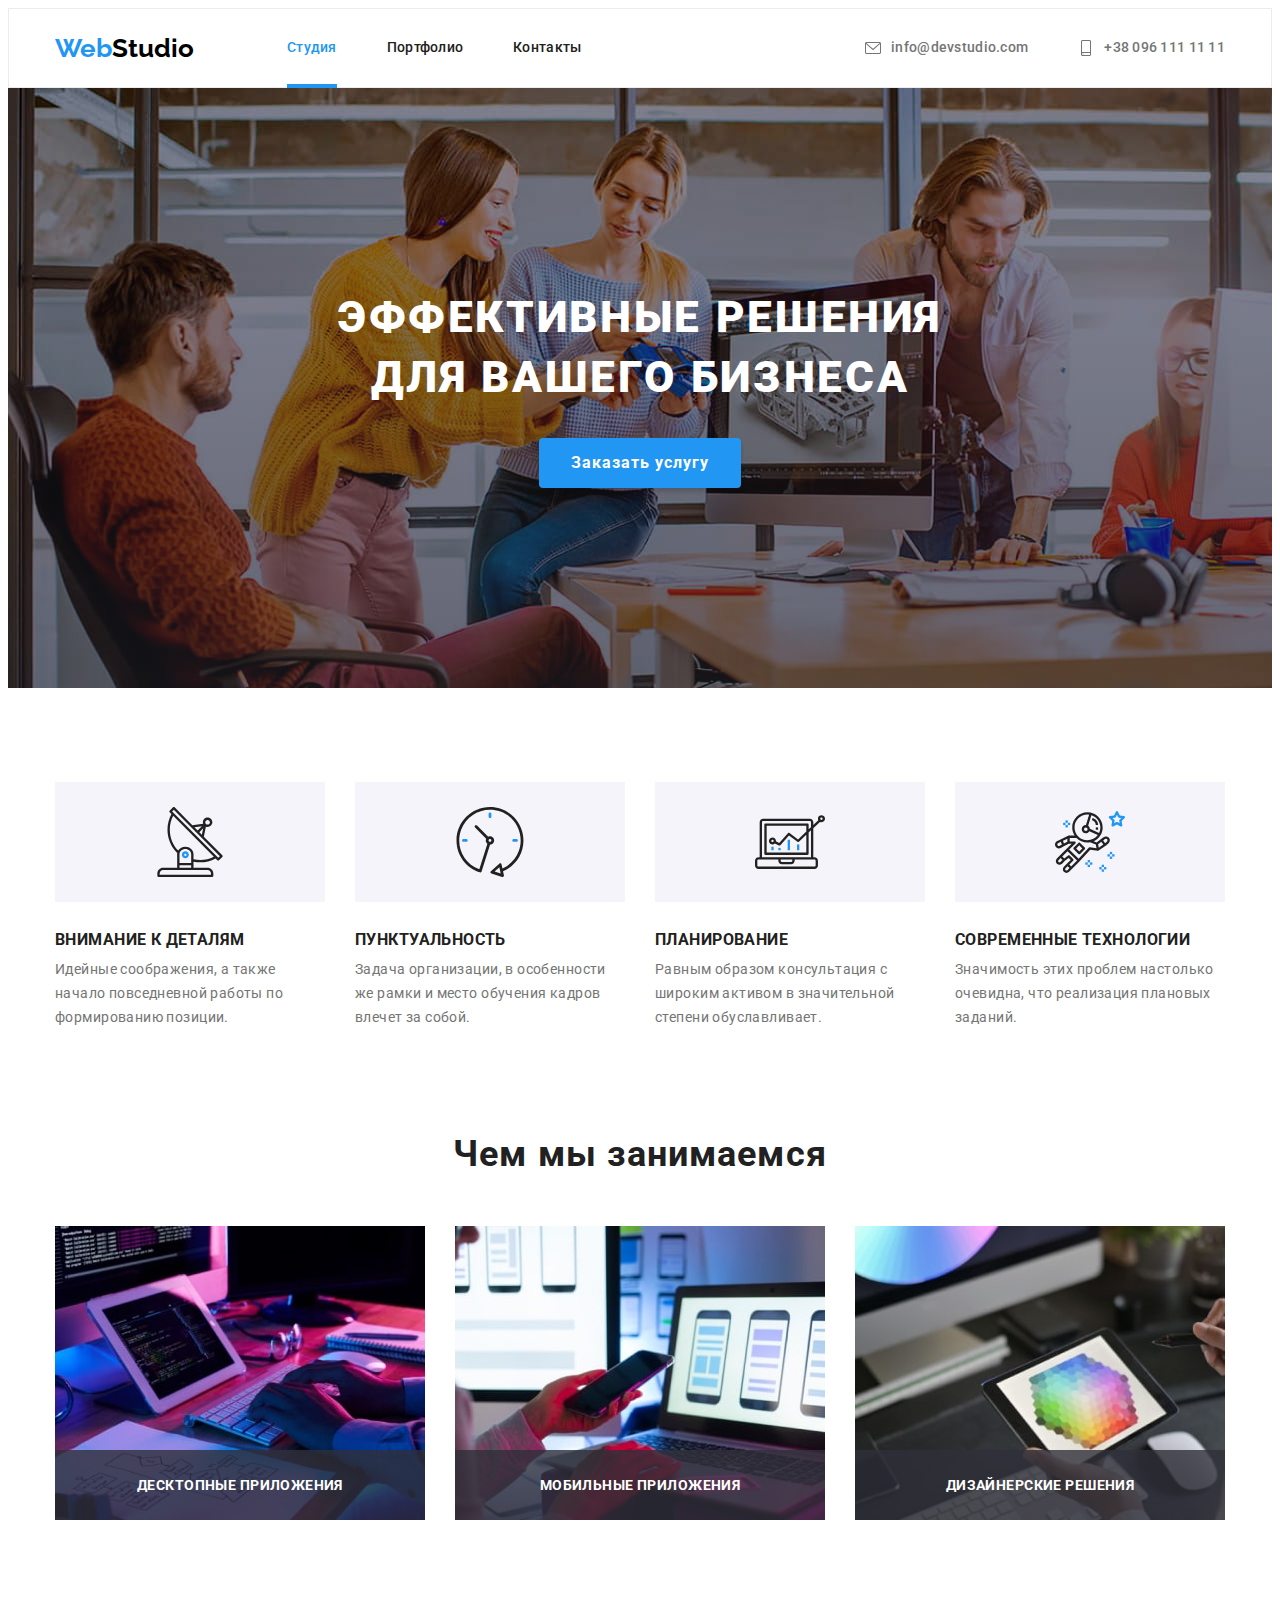
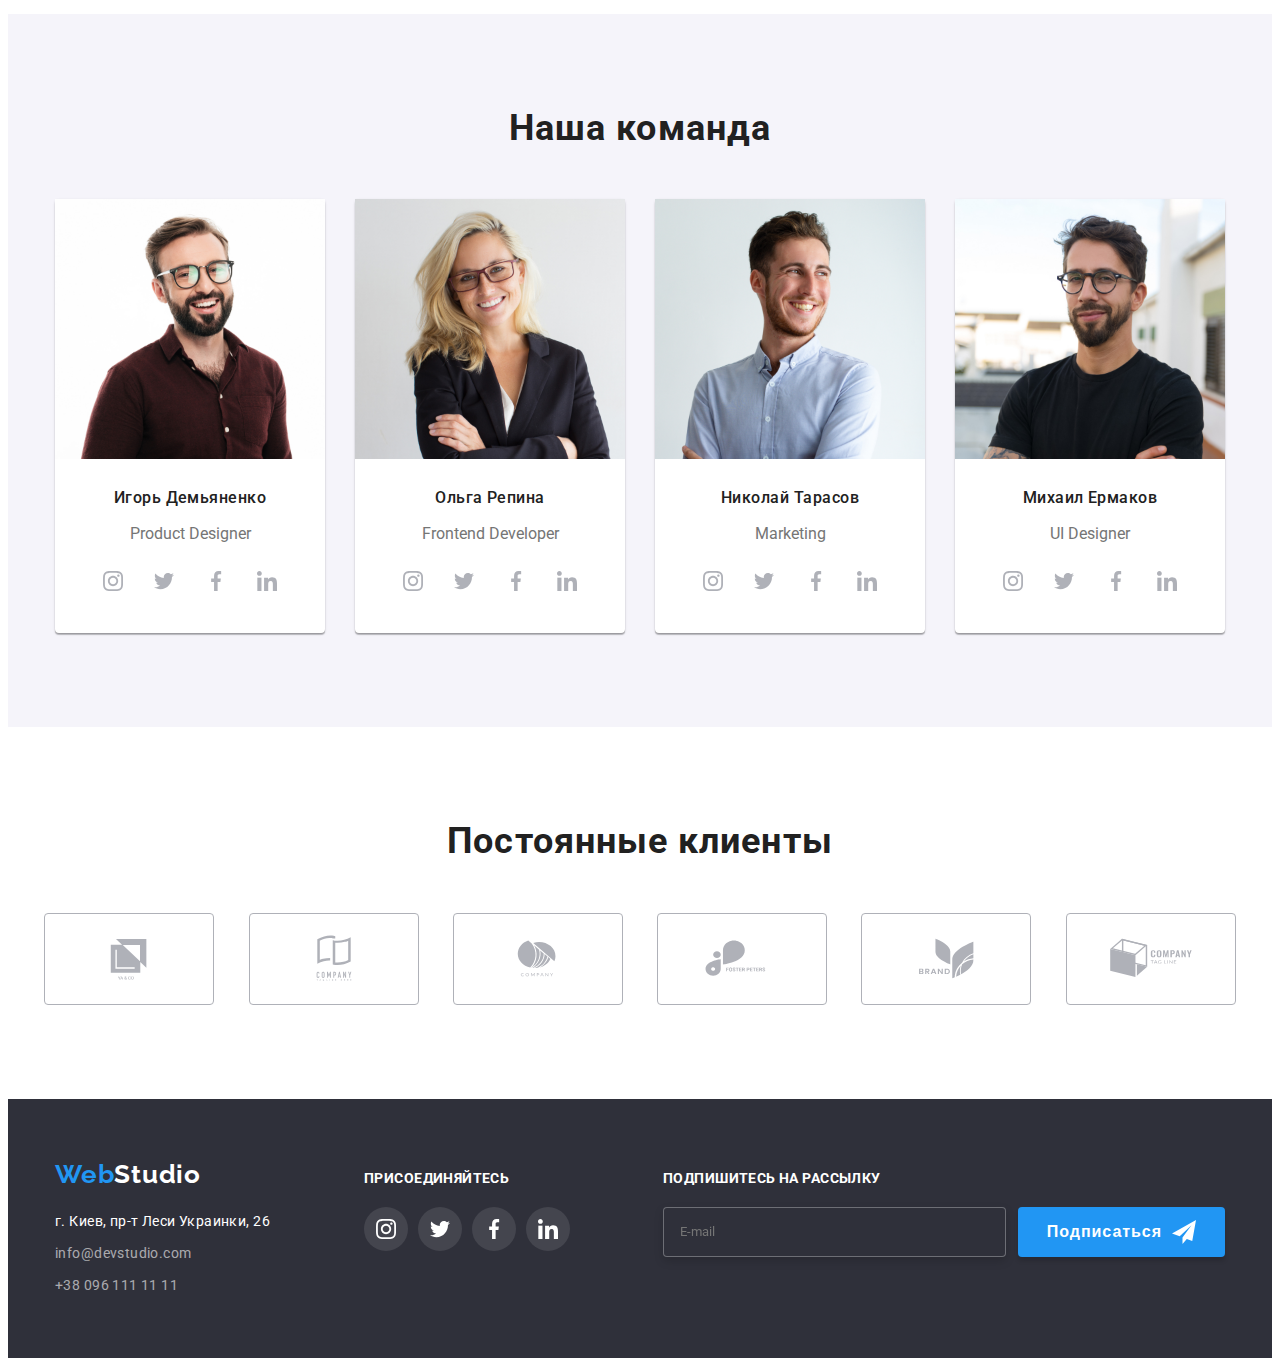
<file: index.html>
<!DOCTYPE html>
<html lang="en">
<head>
    <meta charset="UTF-8">
    <meta http-equiv="X-UA-Compatible" content="IE=edge">
    <meta name="viewport" content="width=device-width, initial-scale=1.0">
    <title>WebStudio</title>
    <link rel="preconnect" href="https://fonts.googleapis.com">
    <link rel="preconnect" href="https://fonts.gstatic.com" crossorigin>
    <link href="https://fonts.googleapis.com/css2?family=Raleway:wght@700&family=Roboto:wght@400;500;700;900&display=swap"
    rel="stylesheet">
    <link rel="stylesheet" href="https://cdnjs.cloudflare.com/ajax/libs/modern-normalize/1.1.0/modern-normalize.min.css"
            integrity="sha512-wpPYUAdjBVSE4KJnH1VR1HeZfpl1ub8YT/NKx4PuQ5NmX2tKuGu6U/JRp5y+Y8XG2tV+wKQpNHVUX03MfMFn9Q=="
            crossorigin="anonymous" referrerpolicy="no-referrer" />
    <link rel="stylesheet" href="./css/main.min.css">
</head>
<body>
    <!-- навігація сайту -->
    <header class="page-header">
       <div class="container">
         <nav class="nav">
            <a class="logo" href="./index.html"><span class="logo__part">Web</span>Studio</a>       
            <ul class="nav-list">
             <li class="nav-list__item"><a class="nav-list__link current" href="./index.html" style="color: #2196f3 ;">Студия</a></li>
             <li class="nav-list__item"><a class="nav-list__link" href="./portfolio.html">Портфолио</a></li>
             <li class="nav-list__item"><a class="nav-list__link" href="contacts">Контакты</a></li>
            </ul>
         </nav>
            <ul class="info-list">
             <li class="info-list__item"><a class="mail-to" href="mailto:info@devstudio.com">
                 <svg class="ico" xmlns="http://www.w3.org/2000/svg">
                     <use href="./images/icons.svg#icon-envelope"></use>
                 </svg>info@devstudio.com</a> </li>
             <li class="info__item"><a class="phone" href="tel:+380961111111">
                <svg class="ico" xmlns="http://www.w3.org/2000/svg">
                    <use href="./images/icons.svg#icon-smartphone"></use>
                </svg>+38 096 111 11 11</a> </li>
            </ul>
        </div>
    </header>
    <main>
        <!-- банер    -->
        <section class="banner">
            <h1 class="main-header">
                Эффективные решения<br> для вашего бизнеса
            </h1>
            <div class="button div">
            <button data-modal-open type="button" class="order-button">Заказать услугу
            </button>
            </div>
        </section>
        <!-- features -->
        <section class="feature-section">
        <div  class="feature-section__container">
              <ul class="feature-list">
            <li class="feature-list__item">
                <div class="svg-box">
                <svg class="feature-list__ico">
                <use href="./images/icons.svg#icon-antenna"></use>
                </svg>
                </div>
                <h3 class="feature-list__name">Внимание к деталям</h3>
                <p class="feature-list__description"> Идейные соображения, а также начало повседневной работы по формированию позиции.</p>
            </li>
            <li class="feature-list__item">
                <div class="svg-box">
                <svg class="feature-list__ico">
                <use href="./images/icons.svg#icon-clock"></use>
                </svg>
                </div>
                <h3 class="feature-list__name">Пунктуальность</h3>
                <p class="feature-list__description">Задача организации, в особенности же рамки и место обучения кадров влечет за собой.</p>
            </li>
            <li class="feature-list__item">
                <div class="svg-box">
                <svg class="feature-list__ico">
                <use href="./images/icons.svg#icon-diagram"></use>
                </svg>
                </div>
                <h3 class="feature-list__name">Планирование</h3>
                <p class="feature-list__description">Равным образом консультация с широким активом в значительной степени обуславливает.</p>
            </li>
            <li class="feature-list__item">
                <div class="svg-box">
                <svg class="feature-list__ico">
                <use href="./images/icons.svg#icon-astronaut"></use>
                </svg>
                </div>
                <h3 class="feature-list__name">Современные технологии</h3>
                <p class="feature-list__description">Значимость этих проблем настолько очевидна, что реализация плановых заданий.</p>
            </li>
        </ul>
        </div>
        </section>
        <!-- чим ми займаємось -->
        <section class="section">
            <div class="container__examples">
        <h2 class="section__name">Чем мы занимаемся</h2>
        <ul class="example-list">
            <li class="example-list__item"><div class="img-box"><p class="img-description">Десктопные приложения</p><img class="example-img" src="./images/pc.jpg" width="370" alt="PC"></div></li>
            <li class="example-list__item"><div class="img-box"><p class="img-description">Мобильные приложения</p><img class="example-img" src="./images/phone.jpg" width="370" alt="Phone"></div></li>
            <li class="example-list__item"><div class="img-box"><p class="img-description">Дизайнерские решения</p><img class="example-img" src="./images/tablet.jpg" width="370" alt="Tablet"></div></li>
        </ul>
        </div>
        </section>
        <!-- наша команда -->
        <section class="company-section">
            <div class="container__examples">
        <h2 class="section__name">Наша команда</h2>
          <ul class="workers-list">
            <li class="workers-list__item"><img class="example-img" src="./images/igor_demjanenko.jpg" width="270" alt="photo_igor_demjanenko">
                <div class="worker-box">
                    <h3 class="workers-list__name">Игорь Демьяненко</h3>
                    <p class="workers-list__position">Product Designer</p>
                    <div class="social-link__box">
                        <a class="social-link" href="#">
                            <svg class="social-ico">
                                <use href="./images/icons.svg#icon-instagram"></use>
                            </svg>
                        </a>
                        <a class="social-link" href="#">
                            <svg class="social-ico">
                                <use href="./images/icons.svg#icon-twitter"></use>
                            </svg>
                        </a>
                        <a class="social-link" href="#">
                            <svg class="social-ico">
                                <use href="./images/icons.svg#icon-facebook"></use>
                            </svg>
                        </a>
                        <a class="social-link" href="#">
                            <svg class="social-ico">
                                <use href="./images/icons.svg#icon-linkedin"></use>
                            </svg>
                        </a>
                    </div>
            <li class="workers-list__item"><img class="example-img" src="./images/olga_repina.jpg" width="270" alt="photo_olga_repina"> 
                <div class="worker-box">
                <h3 class="workers-list__name">Ольга Репина</h3> 
                <p class="workers-list__position">Frontend Developer</p>
            <div class="social-link__box">
                <a class="social-link" href="#">
                <svg class="social-ico">
                    <use href="./images/icons.svg#icon-instagram"></use>
                </svg>
                </a>
            <a class="social-link" href="#">
                <svg class="social-ico">
                   <use href="./images/icons.svg#icon-twitter"></use>
                </svg>
            </a>
            <a class="social-link" href="#">
             <svg class="social-ico">
                <use href="./images/icons.svg#icon-facebook"></use>
              </svg>
            </a>
            <a class="social-link" href="#">
              <svg class="social-ico">
                <use href="./images/icons.svg#icon-linkedin"></use>
                </svg>
            </a>
            </div>
        </div></li>
            <li class="workers-list__item"><img class="example-img" src="./images/nikolaj_tarasov.jpg" width="270" alt="photo_nikolaj_tarasov"> 
                <div class="worker-box">
                    <h3 class="workers-list__name">Николай Тарасов</h3> 
                    <p class="workers-list__position">Marketing</p>
            <div class="social-link__box">
                <a class="social-link" href="#">
                    <svg class="social-ico">
                        <use href="./images/icons.svg#icon-instagram"></use>
                    </svg>
                </a>
                <a class="social-link" href="#">
                    <svg class="social-ico">
                        <use href="./images/icons.svg#icon-twitter"></use>
                    </svg>
                </a>
                <a class="social-link" href="#">
                    <svg class="social-ico">
                        <use href="./images/icons.svg#icon-facebook"></use>
                    </svg>
                </a>
                <a class="social-link" href="#">
                    <svg class="social-ico">
                        <use href="./images/icons.svg#icon-linkedin"></use>
                    </svg>
                </a>
            </div></div></li>
            <li class="workers-list__item"><img class="example-img" src="./images/mihail_ermakov.jpg" width="270" alt="photo_mihail_ermakov"> 
                <div class="worker-box">
                    <h3 class="workers-list__name">Михаил Ермаков</h3> 
                    <p class="workers-list__position">UI Designer</p>
            <div class="social-link__box">
                <a class="social-link" href="#">
                    <svg class="social-ico">
                        <use href="./images/icons.svg#icon-instagram"></use>
                    </svg>
                </a>
                <a class="social-link" href="#">
                    <svg class="social-ico">
                        <use href="./images/icons.svg#icon-twitter"></use>
                    </svg>
                </a>
                <a class="social-link" href="#">
                    <svg class="social-ico">
                        <use href="./images/icons.svg#icon-facebook"></use>
                    </svg>
                </a>
                <a class="social-link" href="#">
                    <svg class="social-ico">
                        <use href="./images/icons.svg#icon-linkedin"></use>
                    </svg>
                </a>
            </div></div></li>
          </ul>
        </div>
        </section>
        <section class="section">
            <div class="container__clients">
                <h2 class="section__name">Постоянные клиенты</h2>
                <div class="company-link__box">
                    <a class="company-link__logo" href="#">
                        <svg class="company-ico">
                            <use href="./images/icons.svg#icon-logo"></use>
                        </svg>
                    </a>
                    <a class="company-link__logo" href="#">
                        <svg class="company-ico">
                            <use href="./images/icons.svg#icon-logo-1"></use>
                        </svg>
                    </a>
                    <a class="company-link__logo" href="#">
                        <svg class="company-ico">
                            <use href="./images/icons.svg#icon-logo-2"></use>
                        </svg>
                    </a>
                    <a class="company-link__logo" href="#">
                        <svg class="company-ico">
                            <use href="./images/icons.svg#icon-logo-3"></use>
                        </svg>
                    </a>
                    <a class="company-link__logo" href="#">
                        <svg class="company-ico">
                            <use href="./images/icons.svg#icon-logo-4"></use>
                        </svg>
                    </a>
                    <a class="company-link__logo" href="#">
                        <svg class="company-ico">
                            <use href="./images/icons.svg#icon-logo-5"></use>
                        </svg>
                    </a>
                </div>
            </div>
        </section>
        <div class="backdrop is-hidden" data-modal>
            <div class="modal">
            <form class="form">
                <button type="button" class="close-modal" data-modal-close><svg class="cross">
                        <use href="./images/icons.svg#icon-cross"></use>
                    </svg></button>
                <h4 class="modal__heading">Оставьте свои данные, мы вам перезвоним</h4>
                <label for="user-name">Имя</label>
                <div class="fake-input">
                    <input type="text" name="name" id="user-name" class="input">
                    <svg class="form-ico" xmlns="http://www.w3.org/2000/svg">
                        <use href="./images/icons.svg#icon-person-black"></use>
                    </svg>
            
                </div>
                <label for="user-phone">Телефон</label>
                <div class="fake-input">
                    <input type="tel" name="phone" id="user-phone" class="input">
                    <svg class="form-ico" xmlns="http://www.w3.org/2000/svg">
                        <use href="./images/icons.svg#icon-phone-black"></use>
                    </svg>
                </div>
                <label for="user-email">Почта</label>
                <div class="fake-input">
                    <input type="email" name="email" id="user-email" class="input">
                    <svg class="form-ico" xmlns="http://www.w3.org/2000/svg">
                        <use href="./images/icons.svg#icon-email-black"></use>
                    </svg>
            
                </div>
                <label for="user-comment">Коментарий</label>
                <textarea name="comment" id="user-comment" placeholder="Введите текст" class="input"></textarea>
                <div class="form-field">
                    <label class="policy">
                        <input type="checkbox" name="policy" class="policy-checkbox">
                        <span class="agree-icon"></span>
                        Соглашаюсь с рассылкой и принимаю <a href="">Условия договора</a>
                        
                </label>
                </div>
                <button type="submit" class="submit">Отправить</button>
            </form>
            </div>
        </div>
    </main>
    <!-- підвал -->
    <footer class="footer">    
            <div class="container">
                <div>
         <a class="logo" href="./index.html"><span class="logo__part">Web</span>Studio</a>
          <address>
            г. Киев, пр-т Леси Украинки, 26
          </address>
        <ul class="footer__info-list">
            <li class="footer__list-item"><a class="footer__mail-to" href="mailto:info@devstudio.com" >info@devstudio.com</a> </li>
            <li class="footer__list-item"><a class="footer__phone" href="tel:+380961111111"  >+38 096 111 11 11</a> </li>
        </ul>
        </div>
        <div class="join-us__section">
            <h3 class="join-us__heading">присоединяйтесь</h3>
            <div class="join-us__box">
                <a class="footer__social-link" href="#">
                    <svg class="footer-ico">
                        <use href="./images/icons.svg#icon-instagram"></use>
                    </svg>
                </a>
                <a class="footer__social-link" href="#">
                    <svg class="footer-ico">
                        <use href="./images/icons.svg#icon-twitter"></use>
                    </svg>
                </a>
                <a class="footer__social-link" href="#">
                    <svg class="footer-ico">
                        <use href="./images/icons.svg#icon-facebook"></use>
                    </svg>
                </a>
                <a class="footer__social-link" href="#">
                    <svg class="footer-ico">
                        <use href="./images/icons.svg#icon-linkedin"></use>
                    </svg>
                </a>
            </div>
        </div>
        <form action="" class="footer-form">
            <label for="footer-email" class="footer-form__sign"  >Подпишитесь на рассылку</label>
            <div class="footer-form__box">
            <input type="email" id="footer-email" class="footer-form__input" name="footer-email" placeholder="E-mail">
            <button type="submit" class="footer-form__button">Подписаться <svg class="ico-send">
                <use href="./images/icons.svg#icon-icon-send"></use>
            </svg>
            </button>
            </div>
        </form>
            </div>  
    </footer>
        <script src="./js/modal.js"></script>
</body>
</html>
</file>
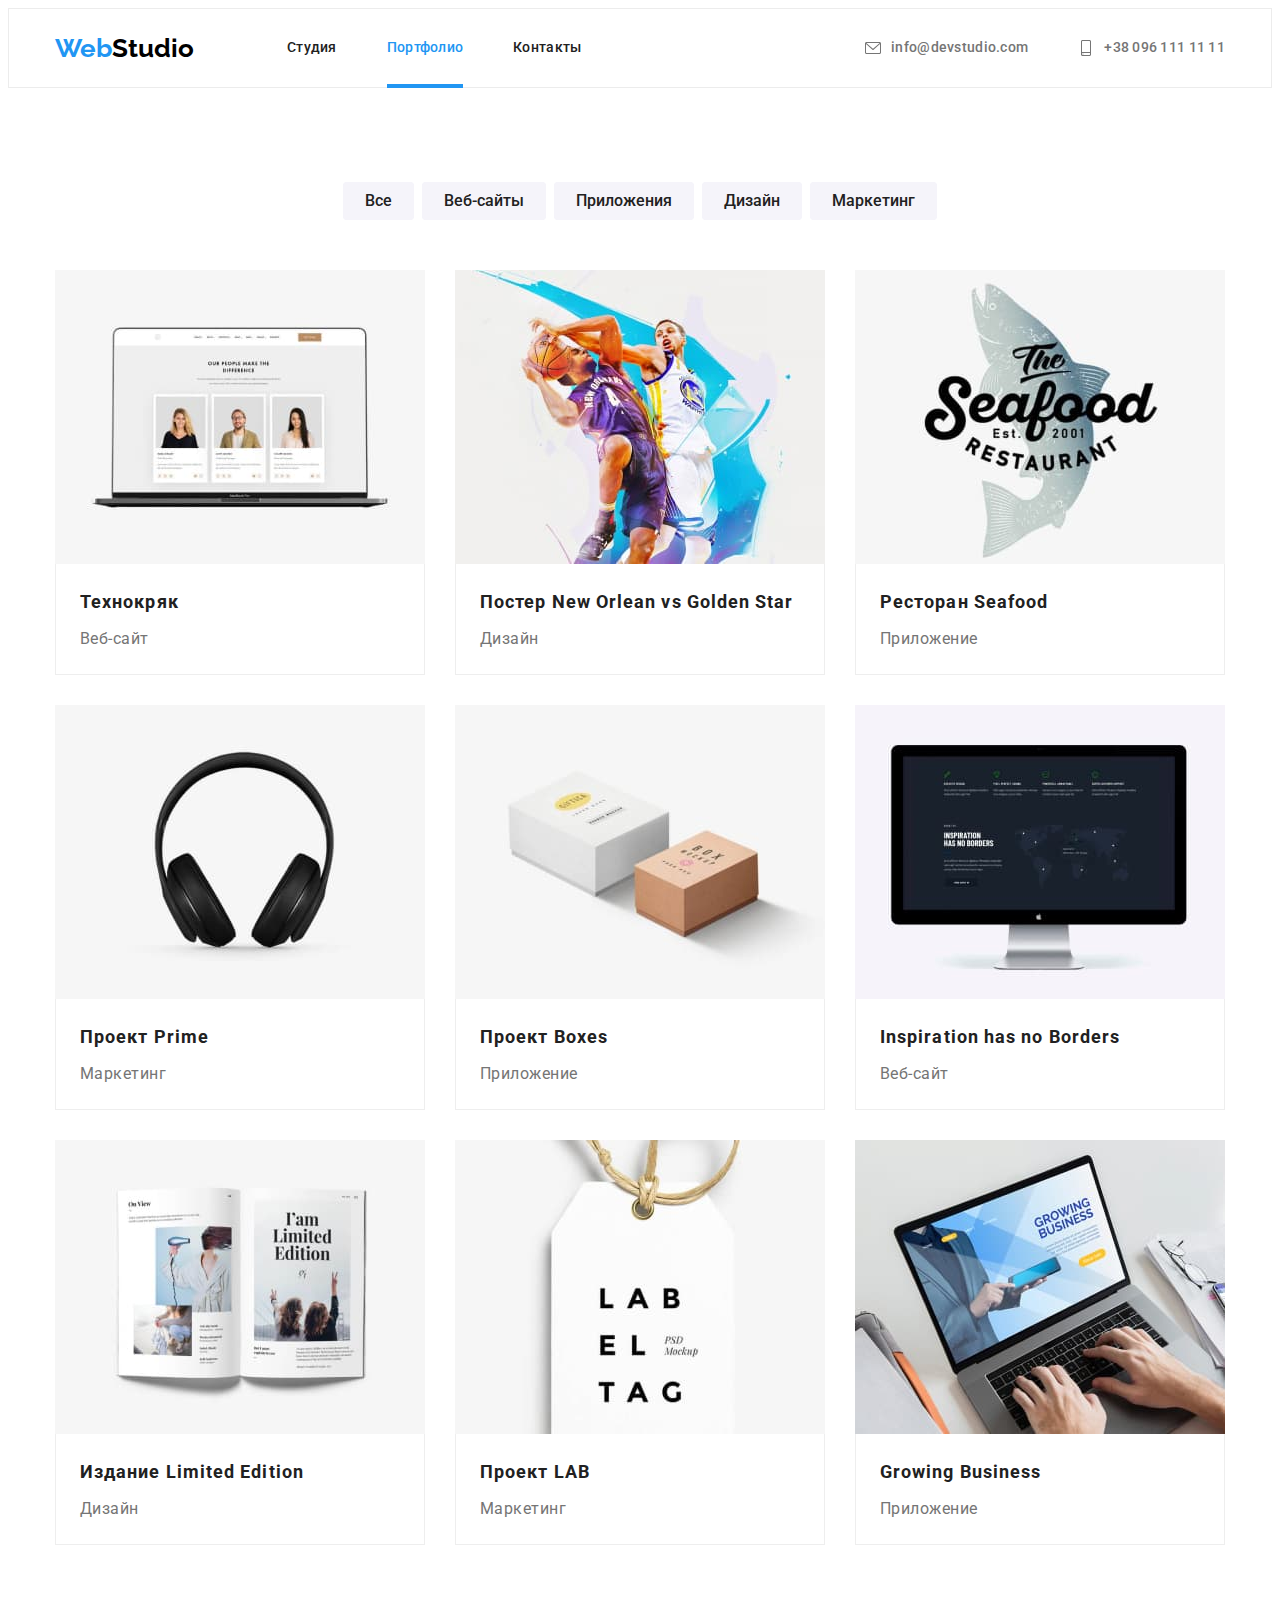
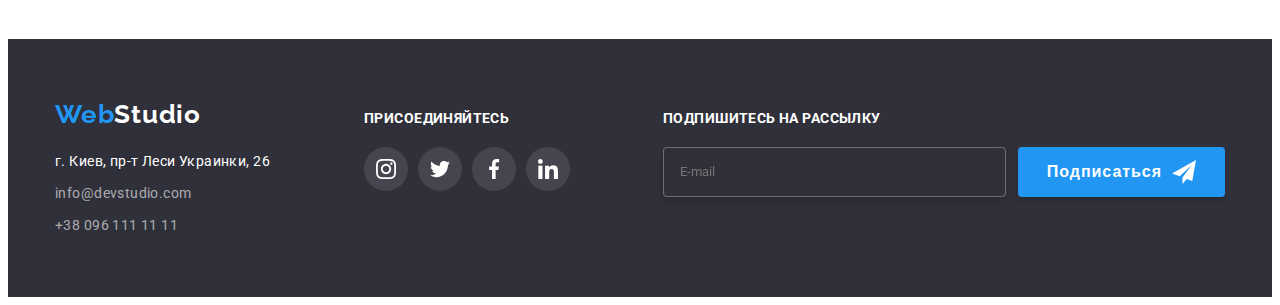
<file: portfolio.html>
<!DOCTYPE html>
<html lang="en">
<head>
    <meta charset="UTF-8">
    <meta http-equiv="X-UA-Compatible" content="IE=edge">
    <meta name="viewport" content="width=device-width, initial-scale=1.0">
    <title>WebStudio</title>
    <link rel="preconnect" href="https://fonts.googleapis.com">
    <link rel="preconnect" href="https://fonts.gstatic.com" crossorigin>
    <link href="https://fonts.googleapis.com/css2?family=Raleway:wght@700&family=Roboto:wght@400;500;700;900&display=swap"
    rel="stylesheet">
    <link rel="stylesheet" href="https://cdnjs.cloudflare.com/ajax/libs/modern-normalize/1.1.0/modern-normalize.min.css"
        integrity="sha512-wpPYUAdjBVSE4KJnH1VR1HeZfpl1ub8YT/NKx4PuQ5NmX2tKuGu6U/JRp5y+Y8XG2tV+wKQpNHVUX03MfMFn9Q=="
        crossorigin="anonymous" referrerpolicy="no-referrer" />
    <link rel="stylesheet" href="./css/main.min.css">
</head>
<body>
    <!-- навігація сайту -->
    <header class="page-header">
        <div class="container">
            <nav class="nav">
                <a class="logo" href="./index.html"><span class="logo__part">Web</span>Studio</a>
                <ul class="nav-list">
                    <li class="nav-list__item"><a class="nav-list__link" href="./index.html" >Студия</a></li>
                    <li class="nav-list__item"><a class="nav-list__link current" href="./portfolio.html" style="color: #2196f3 ;">Портфолио</a></li>
                    <li class="nav-list__item"><a class="nav-list__link" href="contacts">Контакты</a></li>
                </ul>
            </nav>
            <ul class="info-list">
                <li class="info-list__item"><a class="mail-to" href="mailto:info@devstudio.com">
                        <svg class="ico">
                            <use href="./images/icons.svg#icon-envelope"></use>
                        </svg>info@devstudio.com</a> </li>
                <li class="info__item"><a class="phone" href="tel:+380961111111">
                        <svg class="ico">
                            <use href="./images/icons.svg#icon-smartphone"></use>
                        </svg>+38 096 111 11 11</a> </li>
            </ul>
        </div>
    </header>
    <main>
    <!--сортування елементів на поточній сторінці-->
    <section class="section">
        <div class="container__filters">
    <ul class="filter-list">
        <li class="filter-list__item"><button type="button" class="filter-list__button">Все</button></li>
        <li class="filter-list__item"><button type="button" class="filter-list__button">Веб-сайты</button></li>
        <li class="filter-list__item"><button type="button" class="filter-list__button">Приложения</button></li>
        <li class="filter-list__item"><button type="button" class="filter-list__button">Дизайн</button></li>
        <li class="filter-list__item"><button type="button" class="filter-list__button">Маркетинг</button></li>
    </ul>
    <!--список сайтів-->
    
    <ul class="project-list">
        <li class="project-list__item"><a class="project-list__image" href=""><div class="thumb"><img class="example-img" src="./images/technocrack.jpg" width="370" alt="website_technocrack"> 
            <span class="overlay">Технокряк это современная площадка распространения коронавируса. Компании используют эту платформу
            для цифрового
            шпионажа и атак на защищённые сервера конкурентов.</span>
        </div> <div class="card-border"><h3 class="project-list__name">Технокряк</h3><p class="project-list__description">Веб-сайт</p></div>
        </a>
        </li>
        <li class="project-list__item"><a class="project-list__image" href=""><div class="thumb"><img class="example-img" src="./images/poster_no_vs_gs.jpg" width="370" alt="poster_new_orlean_vs_golden_star">
            <span class="overlay">Технокряк это современная площадка распространения коронавируса. Компании используют эту платформу
            для цифрового
            шпионажа и атак на защищённые сервера конкурентов.</span>
           </div> <div class="card-border"><h3 class="project-list__name">Постер New Orlean vs Golden Star</h3><p class="project-list__description">Дизайн</p></div></a>
        </li>
        <li class="project-list__item"><a class="project-list__image" href=""><div class="thumb"><img class="example-img" src="./images/restaurant_seafood.jpg" width="370" alt="app_restaurant_seafood">
            <span class="overlay">Технокряк это современная площадка распространения коронавируса. Компании используют эту платформу
            для цифрового
            шпионажа и атак на защищённые сервера конкурентов.</span>
           </div> <div class="card-border"><h3 class="project-list__name">Ресторан Seafood</h3><p class="project-list__description">Приложение</p></div></a>
        </li>
        <li class="project-list__item"><a class="project-list__image" href=""><div class="thumb"><img class="example-img" src="./images/project_prime.jpg" width="370" alt="marketing_project_prime">
            <span class="overlay">Технокряк это современная площадка распространения коронавируса. Компании используют эту платформу
            для цифрового
            шпионажа и атак на защищённые сервера конкурентов.</span>
          </div>  <div class="card-border"><h3 class="project-list__name">Проект Prime</h3><p class="project-list__description">Маркетинг</p></div></a>
        </li>
        <li class="project-list__item"><a class="project-list__image" href=""><div class="thumb"><img class="example-img" src="./images/project_boxes.jpg" width="370" alt="app_project_boxes">
            <span class="overlay">Технокряк это современная площадка распространения коронавируса. Компании используют эту платформу
            для цифрового
            шпионажа и атак на защищённые сервера конкурентов.</span>
           </div> <div class="card-border"><h3 class="project-list__name">Проект Boxes</h3><p class="project-list__description">Приложение</p></div></a>
        </li>
        <li class="project-list__item"><a class="project-list__image" href=""><div class="thumb"><img class="example-img" src="./images/inspiration_has_no_borders.jpg" width="370" alt="website_inspiration_has_no_borders">
            <span class="overlay">Технокряк это современная площадка распространения коронавируса. Компании используют эту платформу
            для цифрового
            шпионажа и атак на защищённые сервера конкурентов.</span>
           </div> <div class="card-border"><h3 class="project-list__name">Inspiration has no Borders</h3><p class="project-list__description">Веб-сайт</p></div></a>
        </li>
        <li class="project-list__item"><a class="project-list__image" href=""><div class="thumb"><img class="example-img" src="./images/limited_edition.jpg" width="370" alt="edition_design_limited_edition">
            <span class="overlay">Технокряк это современная площадка распространения коронавируса. Компании используют эту платформу
            для цифрового
            шпионажа и атак на защищённые сервера конкурентов.</span>
           </div> <div class="card-border"><h3 class="project-list__name">Издание Limited Edition</h3><p class="project-list__description">Дизайн</p></div></a>
        </li>
        <li class="project-list__item"><a class="project-list__image" href=""><div class="thumb"><img class="example-img" src="./images/project_lab.jpg" width="370" alt="marketing_project_lab">
            <span class="overlay">Технокряк это современная площадка распространения коронавируса. Компании используют эту платформу
            для цифрового
            шпионажа и атак на защищённые сервера конкурентов.</span>
           </div> <div class="card-border"><h3 class="project-list__name">Проект LAB</h3><p class="project-list__description">Маркетинг</p></div></a>
        </li>
        <li class="project-list__item"><a class="project-list__image" href=""><div class="thumb"><img class="example-img" src="./images/growing_business.jpg" width="370" alt="app_growing_business">
            <span class="overlay">Технокряк это современная площадка распространения коронавируса. Компании используют эту платформу
            для цифрового
            шпионажа и атак на защищённые сервера конкурентов.</span>
           </div> <div class="card-border"><h3 class="project-list__name">Growing Business</h3><p class="project-list__description">Приложение</p></div></a>
        </li>
    </ul>
    </div>
    </section>  
    </main>
   
    <!-- підвал -->
    <footer class="footer">
        <div class="container">
            <div>
                <a class="logo" href="./index.html"><span class="logo__part">Web</span>Studio</a>
                <address>
                    г. Киев, пр-т Леси Украинки, 26
                </address>
                <ul class="footer__info-list">
                    <li class="footer__list-item"><a class="footer__mail-to"
                            href="mailto:info@devstudio.com">info@devstudio.com</a> </li>
                    <li class="footer__list-item"><a class="footer__phone" href="tel:+380961111111">+38 096 111 11 11</a>
                    </li>
                </ul>
            </div>
            <div class="join-us__section">
                <h3 class="join-us__heading">присоединяйтесь</h3>
                <div class="join-us__box">
                    <a class="footer__social-link" href="#">
                        <svg class="footer-ico">
                            <use href="./images/icons.svg#icon-instagram"></use>
                        </svg>
                    </a>
                    <a class="footer__social-link" href="#">
                        <svg class="footer-ico">
                            <use href="./images/icons.svg#icon-twitter"></use>
                        </svg>
                    </a>
                    <a class="footer__social-link" href="#">
                        <svg class="footer-ico">
                            <use href="./images/icons.svg#icon-facebook"></use>
                        </svg>
                    </a>
                    <a class="footer__social-link" href="#">
                        <svg class="footer-ico">
                            <use href="./images/icons.svg#icon-linkedin"></use>
                        </svg>
                    </a>
                </div>
            </div>
            <form action="" class="footer-form">
                <label for="footer-email" class="footer-form__sign">Подпишитесь на рассылку</label>
                <div class="footer-form__box">
                    <input type="email" id="footer-email" class="footer-form__input" name="footer-email"
                        placeholder="E-mail">
                    <button type="submit" class="footer-form__button">Подписаться <svg class="ico-send">
                            <use href="./images/icons.svg#icon-icon-send"></use>
                        </svg>
                    </button>
                </div>
            </form>
        </div>
    </footer>
</body>
</html>
</file>
<file: css/main.min.css>
*,::before,::after{-webkit-box-sizing:border-box;box-sizing:border-box}ul,li{list-style:none;margin-top:0px;margin-bottom:0px;padding-left:0px;text-decoration:none}a,body,main,footer{text-decoration:none;list-style:none;border:0px;font-family:"Roboto", sans-serif;color:var(--title-text-color)}:root{--primary-text-color: #757575;--secondary-text-color: #ffffff;--title-text-color: #212121;--accent-color: #2196f3;--primary-white-color: #e5e5e5;--background-color: #2f303a}.section{padding:94px 0px}body,main,footer{font-family:"Roboto", sans-serif;color:var(--title-text-color)}.page-header{height:80px;border:1px solid;border-color:#ececec;display:-webkit-box;display:-ms-flexbox;display:flex;-webkit-box-pack:center;-ms-flex-pack:center;justify-content:center;-webkit-box-pack:justify;-ms-flex-pack:justify;justify-content:space-between;-webkit-box-align:center;-ms-flex-align:center;align-items:center}.page-header .container{max-height:80px}.logo{font-family:Raleway;font-style:normal;font-weight:bold;font-size:26px;line-height:1.19em;text-decoration:none;color:#000000;margin-right:93px}.logo__part{color:var(--accent-color)}.container{width:1200px;padding-left:15px;padding-right:15px;margin-left:auto;margin-right:auto;display:-webkit-box;display:-ms-flexbox;display:flex}.container__clients{-webkit-box-orient:vertical;-webkit-box-direction:normal;-ms-flex-direction:column;flex-direction:column;max-width:1200px;margin:auto}.nav{display:-webkit-box;display:-ms-flexbox;display:flex;-webkit-box-pack:justify;-ms-flex-pack:justify;justify-content:space-between;-webkit-box-align:center;-ms-flex-align:center;align-items:center;-webkit-box-orient:horizontal;-webkit-box-direction:normal;-ms-flex-direction:row;flex-direction:row}.nav-list{padding-left:0px;display:-webkit-box;display:-ms-flexbox;display:flex;-webkit-box-pack:justify;-ms-flex-pack:justify;justify-content:space-between;-webkit-box-align:center;-ms-flex-align:center;align-items:center;-webkit-box-orient:horizontal;-webkit-box-direction:normal;-ms-flex-direction:row;flex-direction:row}.nav-list__item{display:-webkit-box;display:-ms-flexbox;display:flex;text-decoration:none}.nav-list__item:not(:first-child){margin-left:50px}.nav-list__link{display:-webkit-box;display:-ms-flexbox;display:flex;font-style:normal;padding:32px 0px;font-weight:500;font-size:14px;line-height:1.14em;letter-spacing:0.02em;color:var(--title-text-color);position:relative}.nav-list__link.current::after{position:absolute;left:0;bottom:0;display:block;content:"";width:100%;height:4px;background-color:#2196f3}.info-list{margin-top:0px;margin-bottom:0px;margin-left:auto;-ms-flex-line-pack:center;align-content:center;display:-webkit-box;display:-ms-flexbox;display:flex;-webkit-box-orient:horizontal;-webkit-box-direction:normal;-ms-flex-direction:row;flex-direction:row}.info-list__item{display:-webkit-box;display:-ms-flexbox;display:flex;-webkit-box-pack:end;-ms-flex-pack:end;justify-content:flex-end;text-decoration:none}a.phone{margin-left:50px}.mail-to,.phone{display:-webkit-box;display:-ms-flexbox;display:flex;font-style:normal;font-weight:500;font-size:14px;line-height:1.14em;letter-spacing:0.02em;-webkit-box-align:center;-ms-flex-align:center;align-items:center;margin-left:auto;color:var(--primary-text-color);-webkit-transition:color 250ms cubic-bezier(0.4, 0, 0.2, 1);transition:color 250ms cubic-bezier(0.4, 0, 0.2, 1)}.mail-to:hover,.phone:hover,.mail-to:focus,.phone:focus{color:var(--accent-color)}.banner{max-width:1600px;height:600px;background:var(--background-color);margin-right:auto;margin-left:auto;padding-top:200px;padding-bottom:200px;background-image:-webkit-gradient(linear, left top, left bottom, from(transparent), to(rgba(47,48,58,0.4))),url(../images/hero.jpg);background-image:linear-gradient(transparent, rgba(47,48,58,0.4)),url(../images/hero.jpg);display:-webkit-box;display:-ms-flexbox;display:flex;-webkit-box-orient:vertical;-webkit-box-direction:normal;-ms-flex-direction:column;flex-direction:column;-webkit-box-align:center;-ms-flex-align:center;align-items:center}.main-header{padding-top:0px;margin-top:0px;margin-bottom:0px;font-weight:900;font-size:44px;line-height:1.36em;text-align:center;letter-spacing:0.06em;text-transform:uppercase;color:var(--secondary-text-color)}.button.div{margin-top:30px}.order-button{padding:10px 32px;background-color:var(--accent-color);font-family:inherit;font-style:normal;font-size:16px;font-weight:700;line-height:1.87em;letter-spacing:0.06em;color:var(--secondary-text-color);border-radius:4px;border-style:none;-webkit-box-shadow:0px 4px 4px rgba(0,0,0,0.15);box-shadow:0px 4px 4px rgba(0,0,0,0.15);cursor:pointer;-webkit-transition:background-color 250ms cubic-bezier(0.4, 0, 0.2, 1);transition:background-color 250ms cubic-bezier(0.4, 0, 0.2, 1)}.order-button:hover{background-color:#188ce8}.feature-section{padding-top:94px}.feature-section__container{max-width:1200px;padding-left:15px;padding-right:15px;margin-left:auto;margin-right:auto}.feature-list{padding-left:0px;display:-webkit-box;display:-ms-flexbox;display:flex;-webkit-box-pack:justify;-ms-flex-pack:justify;justify-content:space-between;text-decoration:none;font-weight:bold;font-size:14px;line-height:1.14em;letter-spacing:0.03em;text-transform:uppercase;color:var(--title-text-color);-ms-flex-preferred-size:calc((100% - 90px) / 4);flex-basis:calc((100% - 90px) / 4)}.feature-list__item{margin-top:0px;margin-bottom:10px;padding-right:30px}.feature-list__name{margin-top:0;margin-bottom:10px}.feature-list__description{text-transform:none;font-weight:normal;line-height:1.71em;color:var(--primary-text-color);margin-top:0px;margin-bottom:0px}.section__name{text-align:center;font-style:normal;font-weight:bold;margin-top:0px;margin-bottom:50px;font-size:36px;line-height:1.16em;text-align:center;letter-spacing:0.03em;color:var(--title-text-color)}.container__examples{-webkit-box-orient:vertical;-webkit-box-direction:normal;-ms-flex-direction:column;flex-direction:column}.example-list{padding-left:0px;margin-bottom:0px;display:-webkit-box;display:-ms-flexbox;display:flex;-webkit-box-pack:center;-ms-flex-pack:center;justify-content:center}.company-section{background-color:#f5f4fa;margin-right:auto;margin-left:auto;padding-top:94px;padding-bottom:94px}.worker-box{padding:30px 0px}.workers-list{padding-left:0px;margin-bottom:0px;display:-webkit-box;display:-ms-flexbox;display:flex;-webkit-box-pack:center;-ms-flex-pack:center;justify-content:center}.workers-list__item{background:#ffffff;border-radius:4px;-webkit-box-shadow:0px 1px 3px rgba(0,0,0,0.12),0px 1px 1px rgba(0,0,0,0.14),0px 2px 1px rgba(0,0,0,0.2);box-shadow:0px 1px 3px rgba(0,0,0,0.12),0px 1px 1px rgba(0,0,0,0.14),0px 2px 1px rgba(0,0,0,0.2)}.workers-list__item:not(:last-child){margin-right:30px}.workers-list__name{font-style:normal;font-weight:500;font-size:16px;line-height:1.18em;letter-spacing:0.03em;color:var(--title-text-color);text-align:center;margin-top:0px;margin-bottom:0px;padding-bottom:16px}.workers-list__position{color:var(--primary-text-color);text-align:center;margin-bottom:0px;margin-top:0px}.example-list__item:not(:last-child){margin-right:30px}.social-link__box{display:-webkit-box;display:-ms-flexbox;display:flex;margin-left:auto;margin-right:auto;padding:16px 32px;padding-bottom:0px;border-radius:30px}.social-link{display:inline-block;border-radius:30px;width:44px;height:44px;margin-left:auto;margin-right:auto;-webkit-transition:fill 250ms cubic-bezier(0.4, 0, 0.2, 1);transition:fill 250ms cubic-bezier(0.4, 0, 0.2, 1)}.social-link:hover svg,.social-link:focus svg{fill:var(--secondary-text-color);-webkit-transition:fill 250ms cubic-bezier(0.4, 0, 0.2, 1);transition:fill 250ms cubic-bezier(0.4, 0, 0.2, 1)}.social-link:hover,.social-link:focus{background-color:var(--accent-color)}.social-link:hover:not(:last-child),.social-link:focus:not(:last-child){margin-right:10px;-webkit-transition:background-color 250ms cubic-bezier(0.4, 0, 0.2, 1);transition:background-color 250ms cubic-bezier(0.4, 0, 0.2, 1)}.social-link .social-ico{-webkit-box-sizing:border-box;box-sizing:border-box;width:44px;height:44px;padding:12px;fill:#afb1b8}.company-link__box{display:-webkit-box;display:-ms-flexbox;display:flex}.company-link__logo{display:inline-block;border-radius:30px;width:170px;height:92px;padding:16px 32px;margin-left:auto;margin-right:auto;border:1px solid #afb1b8;-webkit-box-sizing:border-box;box-sizing:border-box;border-radius:4px;display:-webkit-box;display:-ms-flexbox;display:flex;-webkit-box-align:center;-ms-flex-align:center;align-items:center;-webkit-box-pack:center;-ms-flex-pack:center;justify-content:center}.company-link__logo:not(:last-child){margin-right:30px;-webkit-transition-property:fill border-color;transition-property:fill border-color}.company-link__logo:hover svg,.company-link__logo:focus svg{fill:var(--accent-color);-webkit-transition:fill 250ms cubic-bezier(0.4, 0, 0.2, 1);transition:fill 250ms cubic-bezier(0.4, 0, 0.2, 1)}.company-link__logo:hover,.company-link__logo:focus{border-color:var(--accent-color);-webkit-transition:border-color 250ms cubic-bezier(0.4, 0, 0.2, 1);transition:border-color 250ms cubic-bezier(0.4, 0, 0.2, 1)}.footer{background-color:var(--background-color);color:var(--secondary-text-color);margin-left:auto;margin-right:auto;padding-bottom:60px;padding-top:60px}.footer a.logo{color:var(--secondary-text-color);font-family:"Raleway";font-style:normal;font-weight:bold;font-size:26px;line-height:1.19em;letter-spacing:0.03em;margin-bottom:20px}.footer>.container{-webkit-box-orient:vertical;-webkit-box-direction:normal;-ms-flex-direction:column;flex-direction:column}.footer address{font-style:normal;font-weight:normal;font-size:14px;line-height:1.71em;letter-spacing:0.03em;margin-top:20px}.footer__mail-to,.footer__phone{color:rgba(255,255,255,0.6);font-family:inherit;font-style:normal;font-weight:normal;font-size:14px;line-height:1.71em;letter-spacing:0.03em}.footer__list-item{margin-top:8px}.footer>.container{display:-webkit-box;display:-ms-flexbox;display:flex;-webkit-box-orient:horizontal;-webkit-box-direction:normal;-ms-flex-direction:row;flex-direction:row}.join-us__heading{margin-top:0px;font-weight:bold;font-size:14px;line-height:1.14em;letter-spacing:0.03em;text-transform:uppercase;margin-bottom:20px}.join-us__section{padding-top:12px;margin-left:70px}.join-us__box{display:-webkit-box;display:-ms-flexbox;display:flex}.footer__social-link{background-color:rgba(255,255,255,0.1);-webkit-transition:background-color 250ms cubic-bezier(0.4, 0, 0.2, 1);transition:background-color 250ms cubic-bezier(0.4, 0, 0.2, 1);display:inline-block;border-radius:30px;width:44px;height:44px;margin-left:auto;margin-right:auto;-webkit-transition:fill 250ms cubic-bezier(0.4, 0, 0.2, 1);transition:fill 250ms cubic-bezier(0.4, 0, 0.2, 1)}.footer__social-link:not(:last-child){margin-right:10px;-webkit-transition:background-color 250ms cubic-bezier(0.4, 0, 0.2, 1);transition:background-color 250ms cubic-bezier(0.4, 0, 0.2, 1)}.footer__social-link:hover,.footer__social-link:focus{background-color:var(--accent-color)}.footer__social-link .footer-ico{-webkit-box-sizing:border-box;box-sizing:border-box;width:44px;height:44px;padding:12px;fill:#ffffff}.footer__social-link:hover svg,.footer__social-link:focus svg{fill:var(--secondary-text-color)}.footer-form{padding-top:12px;margin-left:93px;display:-webkit-box;display:-ms-flexbox;display:flex;-webkit-box-orient:vertical;-webkit-box-direction:normal;-ms-flex-direction:column;flex-direction:column;width:100%}.footer-form__sign{margin-bottom:20px;font-size:14px;font-weight:bold;line-height:1.14em;letter-spacing:0.03em;text-transform:uppercase}.footer-form__input{font-family:inherit;color:inherit;border:1px solid rgba(255,255,255,0.3);-webkit-box-sizing:border-box;box-sizing:border-box;-webkit-filter:drop-shadow(0px 4px 4px rgba(0,0,0,0.15));filter:drop-shadow(0px 4px 4px rgba(0,0,0,0.15));border-radius:4px;background-color:var(--background-color);padding:15px 16px;outline:none;width:100%;margin-right:12px}.footer-form__box{display:-webkit-box;display:-ms-flexbox;display:flex}.footer-form__button{background-color:#2196f3;-webkit-box-shadow:0px 4px 4px rgba(0,0,0,0.15);box-shadow:0px 4px 4px rgba(0,0,0,0.15);border-radius:4px;padding:10px 29px;font-weight:bold;font-size:16px;line-height:1.87em;letter-spacing:0.06em;color:#ffffff;display:-webkit-box;display:-ms-flexbox;display:flex;border-style:none;-webkit-transition:background-color 250ms cubic-bezier(0.4, 0, 0.2, 1);transition:background-color 250ms cubic-bezier(0.4, 0, 0.2, 1)}.footer-form__button:hover,.footer-form__button:focus{background-color:#188ce8;cursor:pointer}.footer-form__button .ico-send{display:inline-block;width:24px;height:24px;margin-top:auto;margin-bottom:auto;margin-left:10px}.container__filters{display:-webkit-box;display:-ms-flexbox;display:flex;-webkit-box-orient:vertical;-webkit-box-direction:normal;-ms-flex-direction:column;flex-direction:column;max-width:1170px;margin:auto}.filter-list{margin-bottom:50px;display:-webkit-box;display:-ms-flexbox;display:flex;-webkit-box-pack:center;-ms-flex-pack:center;justify-content:center}.filter-list__item{font-size:16px;line-height:1.625em;text-align:center;letter-spacing:0.03em;background:#f5f4fa;border-radius:4px}.filter-list__item:not(:last-child){margin-right:8px}.filter-list__button{display:inline-block;padding:6px 22px;background:#2196f3;-webkit-box-shadow:0px 3px 1px rgba(0,0,0,0.1);box-shadow:0px 3px 1px rgba(0,0,0,0.1);border-radius:4px;border-style:none;color:#212121;font-weight:500;font-size:16px;font-family:inherit;line-height:1.62em;background-color:#f5f4fa;-webkit-box-shadow:none;box-shadow:none;cursor:pointer;-webkit-transition:background-color 250ms cubic-bezier(0.4, 0, 0.2, 1),color 250ms cubic-bezier(0.4, 0, 0.2, 1),-webkit-box-shadow 250ms cubic-bezier(0.4, 0, 0.2, 1);transition:background-color 250ms cubic-bezier(0.4, 0, 0.2, 1),color 250ms cubic-bezier(0.4, 0, 0.2, 1),-webkit-box-shadow 250ms cubic-bezier(0.4, 0, 0.2, 1);transition:background-color 250ms cubic-bezier(0.4, 0, 0.2, 1),box-shadow 250ms cubic-bezier(0.4, 0, 0.2, 1),color 250ms cubic-bezier(0.4, 0, 0.2, 1);transition:background-color 250ms cubic-bezier(0.4, 0, 0.2, 1),box-shadow 250ms cubic-bezier(0.4, 0, 0.2, 1),color 250ms cubic-bezier(0.4, 0, 0.2, 1),-webkit-box-shadow 250ms cubic-bezier(0.4, 0, 0.2, 1)}.filter-list__button:active,.filter-list__button:focus,.filter-list__button:hover{background-color:#2196f3;color:#f5f4fa;-webkit-box-shadow:0px 3px 1px rgba(0,0,0,0.1),0px 1px 2px rgba(0,0,0,0.08),0px 2px 2px rgba(0,0,0,0.12);box-shadow:0px 3px 1px rgba(0,0,0,0.1),0px 1px 2px rgba(0,0,0,0.08),0px 2px 2px rgba(0,0,0,0.12);border-radius:4px}.project-list{display:-webkit-box;display:-ms-flexbox;display:flex;-ms-flex-wrap:wrap;flex-wrap:wrap}.project-list__item{-webkit-box-sizing:border-box;box-sizing:border-box;margin-right:30px;margin-bottom:30px;-ms-flex-preferred-size:calc((100% - 90px) / 3);flex-basis:calc((100% - 90px) / 3)}.project-list__item:nth-child(3n){margin-right:0px}.project-list__item:nth-child(n+7){margin-bottom:0px}.project-list__name{font-style:normal;font-weight:bold;font-size:18px;line-height:2em;letter-spacing:0.06em;margin-top:0px;margin-bottom:0px;margin-left:0px;padding-bottom:4px;color:#212121}.project-list__description{font-style:normal;font-weight:normal;font-size:16px;line-height:1.87em;letter-spacing:0.03em;color:#757575;margin-top:0px;margin-bottom:0px;margin-left:0px}.card-border{-webkit-box-sizing:border-box;box-sizing:border-box;border:1px solid #eeeeee;border-top:none;padding:20px 24px;margin-top:0px}.project-list__item:hover,.project-list__image:focus>.project-list__item{-webkit-box-shadow:0px 1px 1px rgba(0,0,0,0.12),0px 4px 4px rgba(0,0,0,0.06),1px 4px 6px rgba(0,0,0,0.16);box-shadow:0px 1px 1px rgba(0,0,0,0.12),0px 4px 4px rgba(0,0,0,0.06),1px 4px 6px rgba(0,0,0,0.16);-webkit-transition:-webkit-box-shadow 250ms cubic-bezier(0.4, 0, 0.2, 1);transition:-webkit-box-shadow 250ms cubic-bezier(0.4, 0, 0.2, 1);transition:box-shadow 250ms cubic-bezier(0.4, 0, 0.2, 1);transition:box-shadow 250ms cubic-bezier(0.4, 0, 0.2, 1), -webkit-box-shadow 250ms cubic-bezier(0.4, 0, 0.2, 1)}.overlay{font-size:18px;line-height:1.56em;letter-spacing:0.03em;color:#ffffff;padding:63px 24px;display:inline-block;position:absolute;width:100%;height:100%;background-color:var(--accent-color);opacity:0.9;overflow:hidden;-webkit-transition:-webkit-transform 250ms cubic-bezier(0.4, 0, 0.2, 1);transition:-webkit-transform 250ms cubic-bezier(0.4, 0, 0.2, 1);transition:transform 250ms cubic-bezier(0.4, 0, 0.2, 1);transition:transform 250ms cubic-bezier(0.4, 0, 0.2, 1), -webkit-transform 250ms cubic-bezier(0.4, 0, 0.2, 1)}.project-list__image:hover .overlay{-webkit-transform:translateY(-294px);transform:translateY(-294px)}.backdrop{position:fixed;top:0;left:0;width:100%;height:100%;background-color:rgba(0,0,0,0.2);opacity:1}.backdrop.is-hidden{opacity:0;pointer-events:none;-webkit-transition:opacity 250ms linear;transition:opacity 250ms linear}.backdrop.is-hidden .modal{opacity:0.5;scale:0.5;-webkit-transform:translate(-50%, -50%) scale(0.5);transform:translate(-50%, -50%) scale(0.5);-webkit-transition:-webkit-transform 250ms linear;transition:-webkit-transform 250ms linear;transition:transform 250ms linear;transition:transform 250ms linear, -webkit-transform 250ms linear}.modal{position:absolute;top:50%;left:50%;-webkit-transform:translate(-50%, -50%) scale(1);transform:translate(-50%, -50%) scale(1);background-color:#ffffff;min-width:528px;min-height:581px;opacity:1;scale:1;-webkit-transition:-webkit-transform 250ms linear;transition:-webkit-transform 250ms linear;transition:transform 250ms linear;transition:transform 250ms linear, -webkit-transform 250ms linear;padding:40px;border-radius:4px}.close-modal{width:30px;height:30px;border-radius:50%;position:absolute;border:1px solid rgba(0,0,0,0.1);background-color:#ffffff;-webkit-box-sizing:border-box;box-sizing:border-box;top:8px;right:8px}.cross{fill:#000000;width:11px;height:11px}.form{display:-webkit-box;display:-ms-flexbox;display:flex;-webkit-box-orient:vertical;-webkit-box-direction:normal;-ms-flex-direction:column;flex-direction:column;color:var(--primary-text-color)}.form label{margin-bottom:4px;font-size:12px;line-height:1.16em;letter-spacing:0.01em}.form textarea{padding:12px;resize:none;width:100%;min-height:120px;margin-bottom:20px;text-indent:0px}.form a{text-decoration:underline;color:#2196f3}.modal__heading{margin-top:0;margin-bottom:12px;font-weight:bold;font-size:20px;line-height:1.15em;letter-spacing:0.03em;color:#212121}.input{font-family:inherit;display:block;border:1px solid rgba(33,33,33,0.2);-webkit-box-sizing:border-box;box-sizing:border-box;border-radius:4px;min-height:40px;width:100%;text-indent:42px;outline:none;-webkit-transition:border 250ms cubic-bezier(0.4, 0, 0.2, 1);transition:border 250ms cubic-bezier(0.4, 0, 0.2, 1)}.fake-input{position:relative;margin-bottom:10px}textarea::-webkit-input-placeholder{font-size:12px;line-height:1.16em;letter-spacing:0.01em;color:rgba(117,117,117,0.5)}textarea:-ms-input-placeholder{font-size:12px;line-height:1.16em;letter-spacing:0.01em;color:rgba(117,117,117,0.5)}textarea::-ms-input-placeholder{font-size:12px;line-height:1.16em;letter-spacing:0.01em;color:rgba(117,117,117,0.5)}textarea::placeholder{font-size:12px;line-height:1.16em;letter-spacing:0.01em;color:rgba(117,117,117,0.5)}.form-field{margin-left:auto;margin-right:auto;margin-bottom:30px;display:-webkit-box;display:-ms-flexbox;display:flex;-webkit-box-align:center;-ms-flex-align:center;align-items:center;position:relative}label.policy{margin-bottom:0;font-size:14px;line-height:1.71em;letter-spacing:0.03em}input[type="checkbox"]{margin-bottom:0;margin-right:7px}.submit{display:block;min-width:200px;min-height:50px;background:#2196f3;-webkit-box-shadow:0px 4px 4px rgba(0,0,0,0.15);box-shadow:0px 4px 4px rgba(0,0,0,0.15);border-radius:4px;font-weight:bold;font-size:16px;line-height:1.87em;color:#ffffff;letter-spacing:0.06em;border-style:none;margin-left:auto;margin-right:auto;-webkit-transition:-webkit-transform 250ms cubic-bezier(0.4, 0, 0.2, 1);transition:-webkit-transform 250ms cubic-bezier(0.4, 0, 0.2, 1);transition:transform 250ms cubic-bezier(0.4, 0, 0.2, 1);transition:transform 250ms cubic-bezier(0.4, 0, 0.2, 1), -webkit-transform 250ms cubic-bezier(0.4, 0, 0.2, 1)}.form-ico{display:block;width:18px;height:18px;position:absolute;top:0;left:0;-webkit-transform:translate(12px, 11px);transform:translate(12px, 11px)}.fake-input:hover .form-ico,.input:focus+.form-ico{fill:#188ce8}.input:hover,.input:focus{border:1px solid #188ce8}.fake-input:hover>.input{border:1px solid #188ce8}.close-modal:hover>.cross,.close-modal:focus>.cross{fill:#188ce8}.submit:hover,.submit:focus{background:#188ce8;-webkit-box-shadow:0px 4px 4px rgba(0,0,0,0.15);box-shadow:0px 4px 4px rgba(0,0,0,0.15)}.agree-icon{display:inline-block;margin-right:7px;width:16px;height:15px;background-image:url(../images/icon_check.svg);border:2px solid black;border-radius:4px}.policy{display:-webkit-box;display:-ms-flexbox;display:flex;-webkit-box-align:center;-ms-flex-align:center;align-items:center}.policy-checkbox:checked+.agree-icon{background-color:var(--accent-color);background-size:contain;background-origin:border-box}.policy-checkbox{position:absolute;width:1px;height:1px;margin:-1px;border:0;padding:0;clip:rect(0 0 0 0);overflow:hidden}.thumb{position:relative;overflow:hidden}.img-box{position:relative}.img-description{font-weight:700;font-size:14px;text-align:center;letter-spacing:0.03em;text-transform:uppercase;padding-top:27px;margin-bottom:0px;margin-top:0px;background-color:rgba(47,48,58,0.8);color:#ffffff;display:inline-block;position:absolute;bottom:0px;width:100%;height:70px}.example-img{display:block}.ico{max-width:26px;padding-right:10px;max-height:80px;fill:#757575}svg{-webkit-transition:fill 250ms cubic-bezier(0.4, 0, 0.2, 1);transition:fill 250ms cubic-bezier(0.4, 0, 0.2, 1)}.mail-to:hover svg,.phone:hover svg,.mail-to:focus svg,.phone:focus svg{fill:#188ce8}.feature-list__ico{width:70px;height:70px}.svg-box{width:270px;height:120px;background-color:#f5f4fa;margin-bottom:30px;display:-webkit-box;display:-ms-flexbox;display:flex;-webkit-box-orient:vertical;-webkit-box-direction:normal;-ms-flex-direction:column;flex-direction:column;-webkit-box-align:center;-ms-flex-align:center;align-items:center;-webkit-box-pack:center;-ms-flex-pack:center;justify-content:center}.company-ico{-webkit-box-sizing:border-box;box-sizing:border-box;width:170px;height:92px;fill:#afb1b8;display:-webkit-box;display:-ms-flexbox;display:flex;-webkit-box-align:center;-ms-flex-align:center;align-items:center;-webkit-box-pack:center;-ms-flex-pack:center;justify-content:center}
/*# sourceMappingURL=main.min.css.map */
</file>
